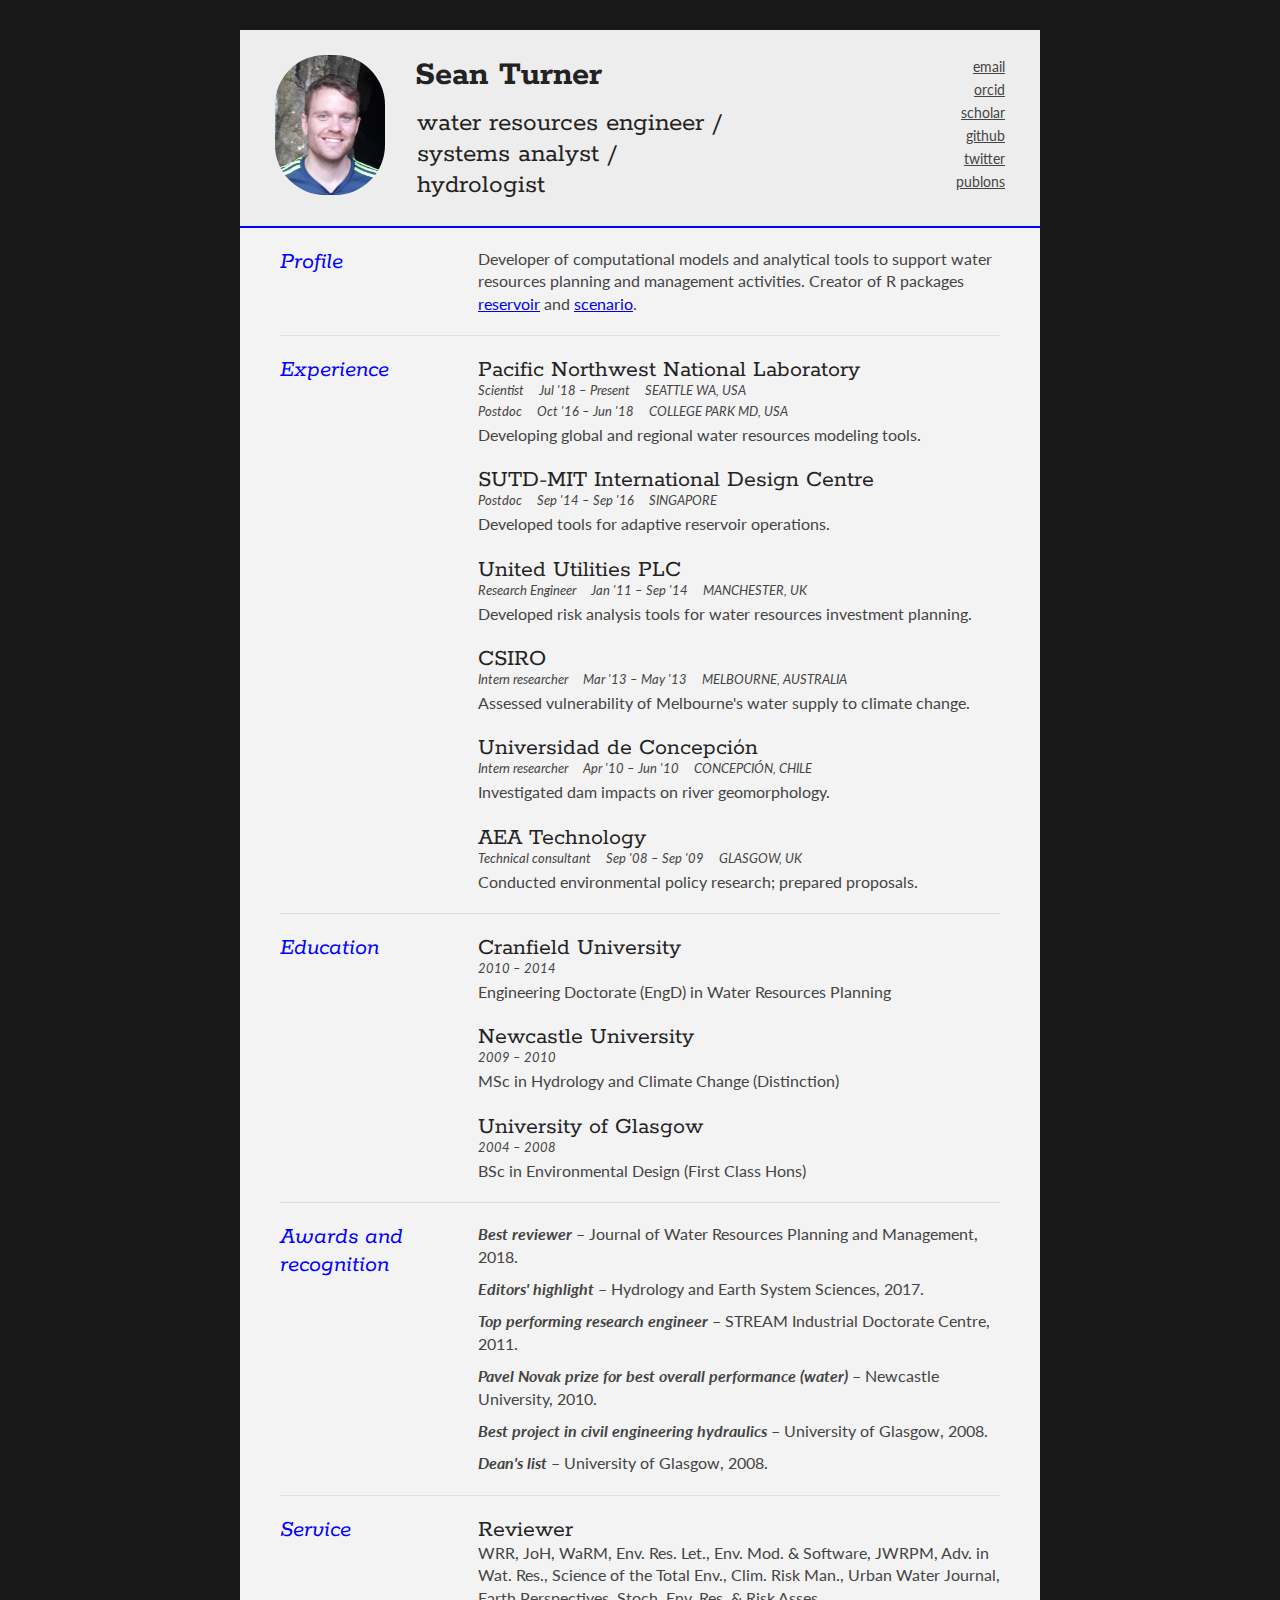
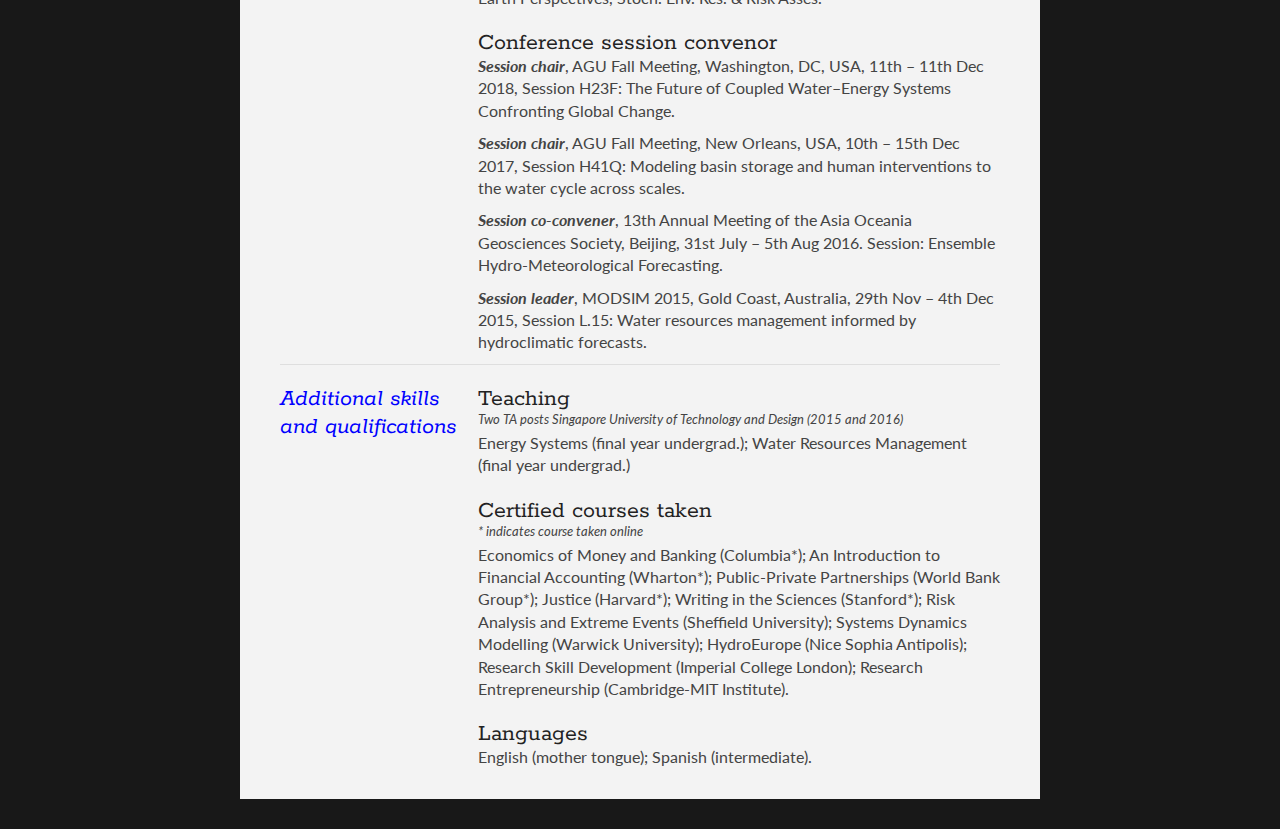
<file: index.html>
<!DOCTYPE html>
<html>
<head>
<title>Sean Turner - Curriculum Vitae</title>

<meta name="viewport" content="width=device-width"/>
<meta name="description" content="The Curriculum Vitae of Sean Turner."/>
<meta charset="UTF-8"> 

<link type="text/css" rel="stylesheet" href="stylecv.css">
<link href='http://fonts.googleapis.com/css?family=Rokkitt:400,700|Lato:400,300' rel='stylesheet' type='text/css'>

<!--[if lt IE 9]>
<script src="//html5shiv.googlecode.com/svn/trunk/html5.js"></script>
<![endif]-->
</head>
<body id="top">
<div id="cv" class="instaFade">
	<div class="mainDetails">
		<div id="headshot" class="quickFade">
			<img src="headshot_.jpg" alt="Sean Turner" />
		</div>
		
		<div id="name">
			<h1 class="quickFade delayTwo">Sean Turner</h1>
			<br />
			<h2 class="quickFade delayThree">water resources engineer /<br /> systems analyst / <br /> hydrologist </h2>
			<!--h3 class="quickFade delayThree">Developer of computational models and analytical tools  <br /> to support 
			water resources planning and management activities.  <br />  Creator of R packages
			<a href="https://cran.r-project.org/web/packages/reservoir">reservoir</a> and
			<a href="https://cran.r-project.org/web/packages/scenario">scenario</a>.</h3-->
		</div>
		
		<div id="contactDetails" class="quickFade delayFour">
			<ul>
				<li><a href="mailto:seanturner@protonmail.com" target="_blank">email</a></li>
				<li><a href="http://orcid.org/0000-0003-4400-9800">orcid</a></li>
				<li><a href="https://scholar.google.com/citations?user=-5OB18IAAAAJ&hl=en">scholar</a></li>
				<li><a href="https://github.com/swd-turner">github</a></li>
				<li><a href="https://twitter.com/sean_turner">twitter</a></li>
				<li><a href="https://publons.com/author/713203/sean-turner#profile">publons</a></li>
			</ul>
		</div>
		<div class="clear"></div>
	</div>
	
	<div id="mainArea" class="quickFade delayFive">
		<section>
			<article>
				<div class="sectionTitle">
					<h1>Profile</h1>
				</div>
				
				<div class="sectionContent">
					<p>Developer of computational models and analytical tools to support water resources planning and management activities. Creator of R packages <a href="https://swd-turner.github.io/reservoir">reservoir</a> and <a href="https://swd-turner.github.io/scenario">scenario</a>.</p>
				</div>
			</article>
			<div class="clear"></div>
		</section>
		
		
		<section>
			<div class="sectionTitle">
				<h1>Experience</h1>
			</div>
			
			<div class="sectionContent">
			
				<article>
					<h2>Pacific Northwest National Laboratory</h2>
					<p class="subDetails">Scientist &emsp; Jul '18 &ndash; Present &emsp; SEATTLE WA, USA</p>
					<p class="subDetails">Postdoc &emsp; Oct '16 &ndash; Jun '18 &emsp; COLLEGE PARK MD, USA</p>
					<p>Developing global and regional water resources modeling tools.</p>
				</article>
			
				<article>
					<h2>SUTD-MIT International Design Centre</h2>
					<p class="subDetails">Postdoc &emsp; Sep '14 &ndash; Sep '16 &emsp; SINGAPORE</p>
					<p>Developed tools for adaptive reservoir operations.</p>
				</article>
				
				<article>
					<h2>United Utilities PLC</h2>
					<p class="subDetails">Research Engineer &emsp; Jan '11 &ndash; Sep '14 &emsp; MANCHESTER, UK</p>
					<p>Developed risk analysis tools for water resources investment planning.</p>
				</article>
				
				<article>
					<h2>CSIRO</h2>
					<p class="subDetails">Intern researcher &emsp; Mar '13 &ndash; May '13 &emsp; MELBOURNE, AUSTRALIA</p>
					<p>Assessed vulnerability of Melbourne's water supply to climate change.</p>
				</article>

				<article>
					<h2>Universidad de Concepci&oacute;n</h2>
					<p class="subDetails">Intern researcher &emsp; Apr '10 &ndash; Jun '10 &emsp; CONCEPCI&Oacute;N, CHILE</p>
					<p>Investigated dam impacts on river geomorphology.</p>
				</article>
				
				<article>
					<h2>AEA Technology</h2>
					<p class="subDetails">Technical consultant &emsp; Sep '08 &ndash; Sep '09 &emsp; GLASGOW, UK</p>
					<p>Conducted environmental policy research; prepared proposals.</p>
				</article>

			</div>
			<div class="clear"></div>
		</section>
		

		<section>
			<div class="sectionTitle">
				<h1>Education</h1>
			</div>
			
			<div class="sectionContent">
				<article>
					<h2>Cranfield University</h2>
					<p class="subDetails">2010 &ndash; 2014</p>
					<p>Engineering Doctorate (EngD) in Water Resources Planning</p>
				</article>
				
				<article>
					<h2>Newcastle University</h2>
					<p class="subDetails">2009 &ndash; 2010</p>
					<p>MSc in Hydrology and Climate Change (Distinction)</p>
				</article>
				
				<article>
					<h2>University of Glasgow</h2>
					<p class="subDetails">2004 &ndash; 2008</p>
					<p>BSc in Environmental Design (First Class Hons)</p>
				</article>
				
			</div>
			<div class="clear"></div>
		</section>
		
				<section>
			<div class="sectionTitle">
				<h1>Awards and recognition</h1>
			</div>
			
			<div class="sectionContent">
					<p class = "p2"> <bi> Best reviewer </bi> &ndash; Journal of Water Resources Planning and Management, 2018.</p>
					<p class = "p2"> <bi> Editors' highlight </bi> &ndash; Hydrology and Earth System Sciences, 2017.</p>
					<p class = "p2"> <bi> Top performing research engineer </bi> &ndash; STREAM Industrial Doctorate Centre, 2011.</p>
					<p class = "p2"> <bi> Pavel Novak prize for best overall performance (water) </bi> &ndash; Newcastle University, 2010.</p>
					<p class = "p2"> <bi> Best project in civil engineering hydraulics </bi> &ndash; University of Glasgow, 2008.</p>
					<p><bi>Dean's list</bi> &ndash; University of Glasgow, 2008.</p>

				
			</div>
			<div class="clear"></div>
		</section>
		
		
				<section>
			<div class="sectionTitle">
				<h1>Service</h1>
			</div>
			
			<div class="sectionContent">
				<article>
					<h2>Reviewer</h2>
					<p>WRR, JoH, WaRM, Env. Res. Let., Env. Mod. & Software, JWRPM, Adv. in Wat. Res., Science of the Total Env., Clim. Risk Man., Urban Water Journal, Earth Perspectives, Stoch. Env. Res. & Risk Asses.</p>
				</article>
				
				<article>
					<h2>Conference session convenor</h2>
						<p class ="p2"><bi>Session chair</bi>, AGU Fall Meeting, Washington, DC, USA, 11th &ndash; 11th Dec 2018, Session H23F: The Future of Coupled Water–Energy Systems Confronting Global Change.</p>
						<p class ="p2"><bi>Session chair</bi>, AGU Fall Meeting, New Orleans, USA, 10th &ndash; 15th Dec 2017, Session H41Q: Modeling basin storage and human interventions to the water cycle across scales.</p>
						<p class ="p2"><bi>Session co-convener</bi>, 13th Annual Meeting of the Asia Oceania Geosciences Society, Beijing, 31st July &ndash; 5th Aug 2016. Session: Ensemble Hydro-Meteorological Forecasting.</p>
						<p class ="p2"><bi>Session leader</bi>, MODSIM 2015, Gold Coast, Australia, 29th Nov &ndash; 4th Dec 2015, Session L.15: Water resources management informed by hydroclimatic forecasts.</p>

				</article>
				
			</div>
			<div class="clear"></div>
		</section>
		
		
		<section>
			<div class="sectionTitle">
				<h1>Additional skills and qualifications</h1>
			</div>
			
			<div class="sectionContent">
				<article>
					<h2>Teaching</h2>
					<p class="subDetails">Two TA posts Singapore University of Technology and Design (2015 and 2016)</p>
					<p>Energy Systems (final year undergrad.); Water Resources Management (final year undergrad.)</p>
				</article>
				
				<article>
					<h2>Certified courses taken</h2>
					<p class="subDetails">* indicates course taken online</p>
					<p>Economics of Money and Banking (Columbia*); An Introduction to Financial Accounting (Wharton*); Public-Private Partnerships (World Bank Group*); Justice (Harvard*); Writing in the Sciences (Stanford*); Risk Analysis and Extreme Events (Sheffield University); Systems Dynamics Modelling (Warwick University); HydroEurope (Nice Sophia Antipolis); Research Skill Development (Imperial College London); Research Entrepreneurship (Cambridge-MIT Institute).</p>
				</article>
				
				<article>
					<h2>Languages</h2>
					<p>English (mother tongue); Spanish (intermediate).</p>
				</article>


			</div>
			<div class="clear"></div>
		</section>

		
		
	</div>
</div>
<script type="text/javascript">
var gaJsHost = (("https:" == document.location.protocol) ? "https://ssl." : "http://www.");
document.write(unescape("%3Cscript src='" + gaJsHost + "google-analytics.com/ga.js' type='text/javascript'%3E%3C/script%3E"));
</script>
<script type="text/javascript">
var pageTracker = _gat._getTracker("UA-3753241-1");
pageTracker._initData();
pageTracker._trackPageview();
</script>
</body>
</html>
</file>
<file: stylecv.css>
html,body,div,span,object,iframe,h1,h2,h3,h4,h5,h6,p,blockquote,pre,abbr,address,cite,code,del,dfn,em,img,ins,kbd,q,samp,small,strong,sub,sup,var,b,i,dl,dt,dd,ol,ul,li,fieldset,form,label,legend,table,caption,tbody,tfoot,thead,tr,th,td,article,aside,canvas,details,figcaption,figure,footer,header,hgroup,menu,nav,section,summary,time,mark,audio,video {
border:0;
font:inherit;
font-size:100%;
margin:0;
padding:0;
vertical-align:baseline;
}

article,aside,details,figcaption,figure,footer,header,hgroup,menu,nav,section {
display:block;
}

html, body {background: #181818; font-family: 'Lato', helvetica, arial, sans-serif; font-size: 16px; color: #222;}

.clear {clear: both;}

p {
	font-size: 1em;
	line-height: 1.4em;
	margin-bottom: 20px;
	color: #444;
}

bi {
    font-weight: bold;
    font-style: italic;
}

.p2 {
	font-size: 1em;
	line-height: 1.4em;
	margin-bottom: 10px;
	color: #444;
}




#cv {
	width: 90%;
	max-width: 800px;
	background: #f3f3f3;
	margin: 30px auto;
}

.mainDetails {
	padding: 25px 35px;
	border-bottom: 2px solid #0000FF;
	background: #ededed;
}

#name h1 {
	font-size: 2.2em;
	font-weight: 700;
	font-family: 'Rokkitt', Helvetica, Arial, sans-serif;
	margin-bottom: -6px;
}

#name h2 {
	font-size: 1.7em;
	margin-left: 2px;
	font-family: 'Rokkitt', Helvetica, Arial, sans-serif;
}

#mainArea {
	padding: 0 40px;
}

#headshot {
	width: 15%;
	float: left;
	margin-right: 30px;
}

#headshot img {
	width: 100%;
	height: auto;
	-webkit-border-radius: 50px;
	border-radius: 50px;
}

#name {
	float: left;
}

#contactDetails {
	float: right;
        line-height: 20px;
		text-align: right
}

#contactDetails ul {
	list-style-type: none;
	font-size: 0.9em;
	margin-top: 2px;
}

#contactDetails ul li {
	margin-bottom: 3px;
	color: #444;
}

#contactDetails ul li a, a[href^=tel] {
	color: #444; 
	text-decoration: underline;
	-webkit-transition: all .3s ease-in;
	-moz-transition: all .3s ease-in;
	-o-transition: all .3s ease-in;
	-ms-transition: all .3s ease-in;
	transition: all .3s ease-in;
}

#contactDetails ul li a:hover { 
	color: #0000FF;
}


section {
	border-top: 1px solid #dedede;
	padding: 20px 0 0;
}

section:first-child {
	border-top: 0;
}

section:last-child {
	padding: 20px 0 10px;
}

.sectionTitle {
	float: left;
	width: 25%;
}

.sectionContent {
	float: right;
	width: 72.5%;
}

.sectionTitle h1 {
	font-family: 'Rokkitt', Helvetica, Arial, sans-serif;
	font-style: italic;
	font-size: 1.5em;
	color: #0000FF;
}

.sectionContent h2 {
	font-family: 'Rokkitt', Helvetica, Arial, sans-serif;
	font-size: 1.5em;
	margin-bottom: -2px;
}

.subDetails {
	font-size: 0.8em;
	font-style: italic;
	margin-bottom: 3px;
}

.keySkills {
	list-style-type: none;
	-moz-column-count:3;
	-webkit-column-count:3;
	column-count:3;
	margin-bottom: 20px;
	font-size: 1em;
	color: #444;
}

.keySkills ul li {
	margin-bottom: 3px;
}

@media all and (min-width: 602px) and (max-width: 800px) {
	#headshot {
		display: none;
	}
	
	.keySkills {
	-moz-column-count:2;
	-webkit-column-count:2;
	column-count:2;
	}
}

@media all and (max-width: 601px) {
	#cv {
		width: 95%;
		margin: 10px auto;
		min-width: 280px;
	}
	
	#headshot {
		display: none;
	}
	
	#name, #contactDetails {
		float: none;
		width: 100%;
		text-align: center;
	}
	
	.sectionTitle, .sectionContent {
		float: none;
		width: 100%;
	}
	
	.sectionTitle {
		margin-left: -2px;
		font-size: 1.25em;
	}
	
	.keySkills {
		-moz-column-count:2;
		-webkit-column-count:2;
		column-count:2;
	}
}

@media all and (max-width: 480px) {
	.mainDetails {
		padding: 15px 15px;
	}
	
	section {
		padding: 15px 0 0;
	}
	
	#mainArea {
		padding: 0 25px;
	}

	
	.keySkills {
	-moz-column-count:1;
	-webkit-column-count:1;
	column-count:1;
	}
	
	#name h1 {
		line-height: .8em;
		margin-bottom: 4px;
	}
}

@media print {
    #cv {
        width: 100%;
    }
}

@-webkit-keyframes reset {
	0% {
		opacity: 0;
	}
	100% {
		opacity: 0;
	}
}

@-webkit-keyframes fade-in {
	0% {
		opacity: 0;
	}
	40% {
		opacity: 0;
	}
	100% {
		opacity: 1;
	}
}

@-moz-keyframes reset {
	0% {
		opacity: 0;
	}
	100% {
		opacity: 0;
	}
}

@-moz-keyframes fade-in {
	0% {
		opacity: 0;
	}
	40% {
		opacity: 0;
	}
	100% {
		opacity: 1;
	}
}

@keyframes reset {
	0% {
		opacity: 0;
	}
	100% {
		opacity: 0;
	}
}

@keyframes fade-in {
	0% {
		opacity: 0;
	}
	40% {
		opacity: 0;
	}
	100% {
		opacity: 1;
	}
}

.instaFade {
    -webkit-animation-name: reset, fade-in;
    -webkit-animation-duration: 1.5s;
    -webkit-animation-timing-function: ease-in;
	
	-moz-animation-name: reset, fade-in;
    -moz-animation-duration: 1.5s;
    -moz-animation-timing-function: ease-in;
	
	animation-name: reset, fade-in;
    animation-duration: 1.5s;
    animation-timing-function: ease-in;
}

.quickFade {
    -webkit-animation-name: reset, fade-in;
    -webkit-animation-duration: 2.5s;
    -webkit-animation-timing-function: ease-in;
	
	-moz-animation-name: reset, fade-in;
    -moz-animation-duration: 2.5s;
    -moz-animation-timing-function: ease-in;
	
	animation-name: reset, fade-in;
    animation-duration: 2.5s;
    animation-timing-function: ease-in;
}
 
.delayOne {
	-webkit-animation-delay: 0, .5s;
	-moz-animation-delay: 0, .5s;
	animation-delay: 0, .5s;
}

.delayTwo {
	-webkit-animation-delay: 0, 1s;
	-moz-animation-delay: 0, 1s;
	animation-delay: 0, 1s;
}

.delayThree {
	-webkit-animation-delay: 0, 1.5s;
	-moz-animation-delay: 0, 1.5s;
	animation-delay: 0, 1.5s;
}

.delayFour {
	-webkit-animation-delay: 0, 2s;
	-moz-animation-delay: 0, 2s;
	animation-delay: 0, 2s;
}

.delayFive {
	-webkit-animation-delay: 0, 2.5s;
	-moz-animation-delay: 0, 2.5s;
	animation-delay: 0, 2.5s;
}
</file>
